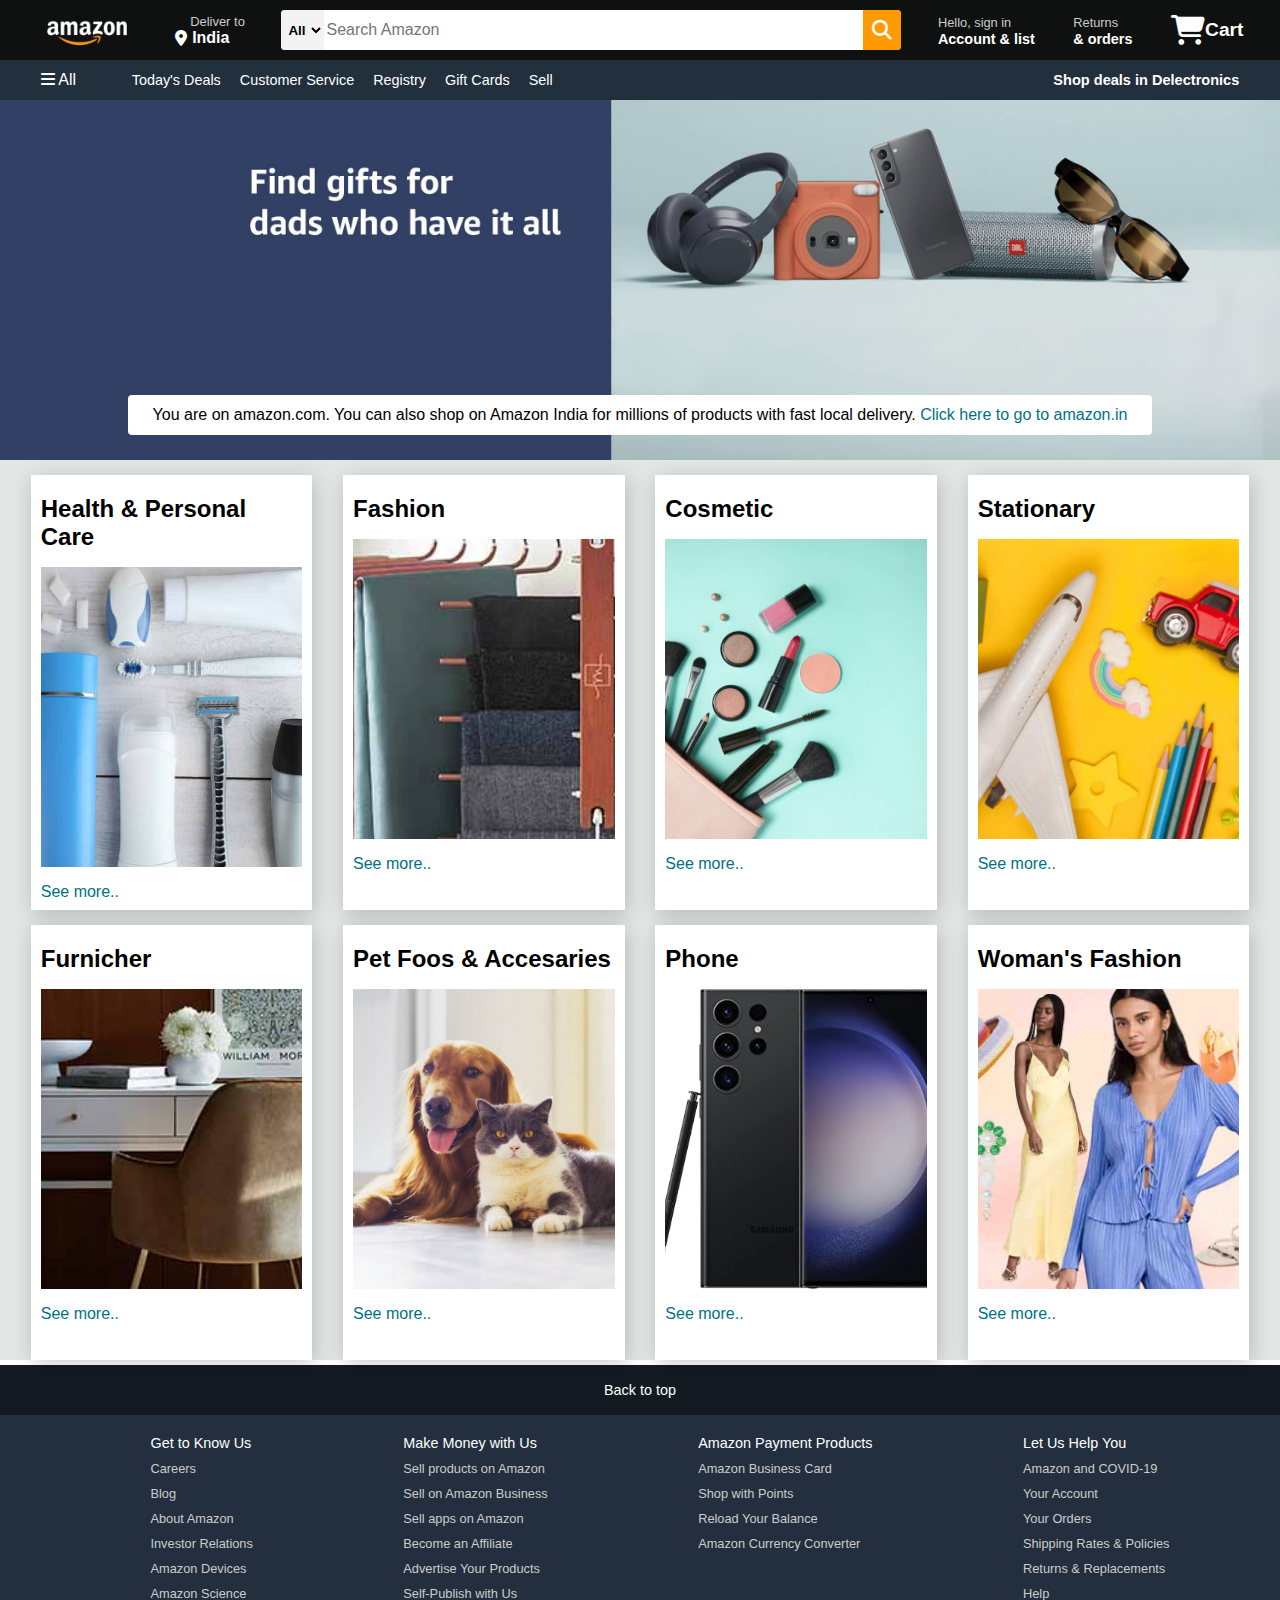
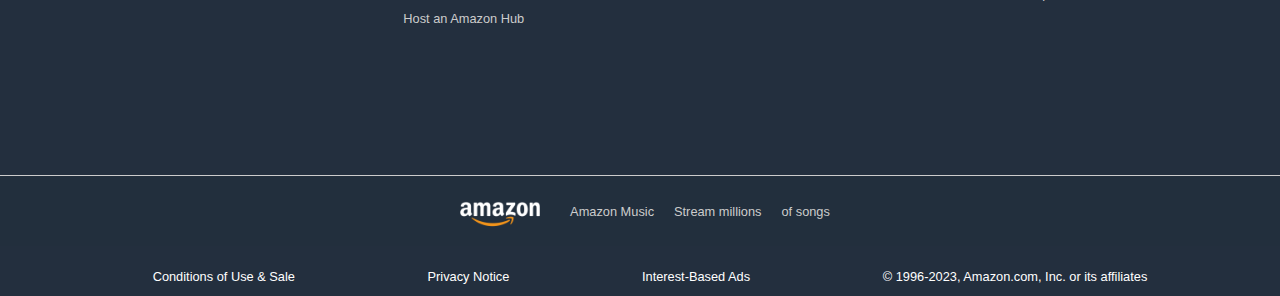
<file: Amazon Clon/Clon.html>
<!DOCTYPE html>
<html lang="en">
<head>
    <meta charset="UTF-8">
    <meta name="viewport" content="width=device-width, initial-scale=1.0">
    <title>Amazon</title>
    <link rel="stylesheet" href="styles.css">
    <link rel="stylesheet" href="https://cdnjs.cloudflare.com/ajax/libs/font-awesome/6.7.2/css/all.min.css" integrity="sha512-Evv84Mr4kqVGRNSgIGL/F/aIDqQb7xQ2vcrdIwxfjThSH8CSR7PBEakCr51Ck+w+/U6swU2Im1vVX0SVk9ABhg==" crossorigin="anonymous" referrerpolicy="no-referrer" />
</head>
<body>
    <header>
        <div class="navbar">
            <div class="nav-logo border">
                <div class="logo"></div>
            </div>
            <div class="nav-address border">
                <p class="add-first">Deliver to</p>
                <div class="add-icon">
                    <i class="fa-solid fa-location-dot"></i>
                    <p class="add-second">India</p>
                </div>
            </div>
            <div class="nav-search">
                <select class="search-select">
                    <option>All</option>
                </select>
                <input placeholder="Search Amazon" type="text" class="search-input">
                <div class="search-icon">
                    <i class="fa-solid fa-magnifying-glass"></i>
                </div>
            </div>
            <div class="nav-signin border">
                <p><span>Hello, sign in</span></p>
                <p class="nav-second">Account & list</p>
            </div>
            <div class="nav-return border">
                <p><span>Returns</span></p>
                <p class="nav-second">& orders</p>
            </div>
            <div class="nav-cart border">
                <i class="fa-solid fa-cart-shopping"></i>
                Cart
            </div>
        </div>
        <div class="panel">
            <div class="panel-all">
                <i class="fa-solid fa-bars"></i>
                All
            </div>
            <div class="panel-ops">
                <p>Today's Deals</p>
                <p>Customer Service</p>
                <p>Registry</p>
                <p>Gift Cards</p>
                <p>Sell</p>
            </div>
            <div class="panel-deals">
                Shop deals in Delectronics
            </div>
        </div>
    </header>

    <div class="hero-section">
        <div class="hero-msg">
            <p>You are on amazon.com. You can also shop on Amazon India for millions of products with fast local delivery. <a>Click here to go to amazon.in</a></p>
        </div>
    </div>

    <div class="shop-section">
        <div class="box1 box">
            <div class="box-content">
                <h2>Health & Personal Care</h2>
                <div class="box-image" style="background-image: url('box2_image.jpg');"></div>
                <p>See more..</p>
            </div>
        </div>
        <div class="box2 box">
            <div class="box-content">
                <h2>Fashion</h2>
                <div class="box-image" style="background-image: url('box1_image.jpg');"></div>
                <p>See more..</p>
            </div>
        </div>
        <div class="box3 box">
            <div class="box-content">
                <h2>Cosmetic</h2>
                <div class="box-image" style="background-image: url('box5_image.jpg');"></div>
                <p>See more..</p>
            </div>
        </div>
        <div class="box4 box">
            <div class="box-content">
                <h2>Stationary</h2>
                <div class="box-image" style="background-image: url('box7_image.jpg');"></div>
                <p>See more..</p>
            </div>
        </div>
        <div class="box5 box">
            <div class="box-content">
                <h2>Furnicher</h2>
                <div class="box-image" style="background-image: url('box3_image.jpg');"></div>
                <p>See more..</p>
            </div>
        </div>
        <div class="box6 box">
            <div class="box-content">
                <h2>Pet Foos & Accesaries</h2>
                <div class="box-image" style="background-image: url('box6_image.jpg');"></div>
                <p>See more..</p>
            </div>
        </div>
        <div class="box7 box">
            <div class="box-content">
                <h2>Phone</h2>
                <div class="box-image" style="background-image: url('box4_image.jpg');"></div>
                <p>See more..</p>
            </div>
        </div>
        <div class="box8 box">
            <div class="box-content">
                <h2>Woman's Fashion</h2>
                <div class="box-image" style="background-image: url('box8_image.jpg');"></div>
                <p>See more..</p>
            </div>
        </div>
    </div>

    <footer>
        <div class="foot-panel1">
            Back to top
        </div>
        <div class="foot-panel2">
            <ul>
                <p>Get to Know Us</p>
                <a>Careers</a>
                <a>Blog</a>
                <a>About Amazon</a>
                <a>Investor Relations</a>
                <a>Amazon Devices</a>
                <a>Amazon Science</a>
            </ul>
            <ul>
                <p>Make Money with Us</p>
                <a>Sell products on Amazon</a>
                <a>Sell on Amazon Business</a>
                <a>Sell apps on Amazon</a>
                <a>Become an Affiliate</a>
                <a>Advertise Your Products</a>
                <a>Self-Publish with Us</a>
                <a>Host an Amazon Hub</a>
            </ul>
            <ul>
                <p>Amazon Payment Products</p>
                <a>Amazon Business Card</a>
                <a>Shop with Points</a>
                <a>Reload Your Balance</a>
                <a>Amazon Currency Converter</a>
            </ul>
            <ul>
                <p>Let Us Help You</p>
                <a>Amazon and COVID-19</a>
                <a>Your Account</a>
                <a>Your Orders</a>
                <a>Shipping Rates & Policies</a>
                <a>Returns & Replacements</a>
                <a>Help</a>
            </ul>
        </div>
        <div class="foot-panel3">
            <div class="logo"></div>
            <p>Amazon Music</p>
            <p>Stream millions</p>
            <p>of songs</p>
        </div>
        <div class="foot-panel4">
            <p>Conditions of Use & Sale</p>
            <p>Privacy Notice</p>
            <p>Interest-Based Ads</p>
            <p>© 1996-2023, Amazon.com, Inc. or its affiliates</p>
        </div>
    </footer>
</body>
</html>
</file>
<file: Amazon Clon/styles.css>
* {
    margin: 0;
    font-family: Arial;
    border: border-box;
}

.navbar {
    background-color: #0f1111;
    height: 60px;
    width: 100%;
    color: white;
    display: flex;
    align-items: center;
    justify-content: space-evenly;
}

.nav-logo {
    height: 50px;
    width: 100px;
}

.logo {
    background-image: url("amazon_logo.png");
    height: 50px;
    width: 100%;
    background-size: cover;
}

.border {
    border: 2px solid transparent;
}

.border:hover {
    border: 1.35px solid #f90;
}

/* BOX - 2 */

.add-icon {
    display: flex;
    align-items: center;
    
}

.add-first {
    font-size: 0.81rem;
    color: #cccccc;
    margin-left: 15px;
}

.add-second {
    font-size: 1rem;
    color: #ffffff;
    margin-left: 5px;
    font-weight: bold;
}

/* BOX - 3 */

.nav-search {
    display: flex;
    justify-content: space-evenly;
    width: 620px;
    height: 40px;
    border-radius: 4px;
    background-color: #f3f3f3;
}

.nav-search:hover {
    border: 1.81px solid rgb(193, 119, 8);
}

.search-select {
    background-color: #f3f3f3;
    width: 50px;
    text-align: center;
    border: none;
    border-top-left-radius: 4px;
    border-bottom-left-radius: 4px;
    font-weight: bold;;
}

.search-input {
    width: 100%;
    font-size: 1rem;
    border: none;
}

.search-icon {
    background-color: #f90;
    width: 45px;
    display: flex;
    justify-content: center;
    align-items: center;
    border-top-right-radius: 4px;
    border-bottom-right-radius: 4px;
    font-size: 1.233rem;
}


/* BOX - 4 & 5 */

span {
    color: #cccccc;
    font-size: 0.8rem;
}

.nav-second {
    font-size: 0.9rem;
    color: #ffffff;
    font-weight: bold;
}

/* BOX - 6 */

.nav-cart i {
    font-size: 30px;
}


.nav-cart {
    display: flex;
    align-items: center;
    justify-content: center;
    position: relative;
    font-size: 1.2rem;
    font-weight: bold;
}

/* Panel */

.panel {
    height: 40px;
    width: 100%;
    background-color: #222f3d;
    display: flex;
    color: white;
    align-items: center;
    justify-content: space-evenly;
}

.panel-ops p {
    display: inline;
    margin-left: 15px;
}

.panel-ops {
    width: 70%;
    font-size: 0.9rem;
}

.panel-deals {
    font-size: 0.91rem;
    font-weight: bold;
}

/* Hero section */

.hero-section {
    height: 360px;
    width: 100%;
    background-size: cover;
    background-image: url("hero_image.jpg");
    display: flex;
    align-items: flex-end;
    justify-content: center;
    
}

.hero-msg {
    background-color: white;
    color: black;
    height: 40px;
    width: 80%;
    display: flex;
    align-items: center;
    justify-content: center;
    font-size: 1rem;
    border-radius: 4px;
    margin-bottom: 25px; 
}

.hero-msg a {
    color: #007185;
}

/* shop section */
.shop-section {
    display: flex;
    justify-content: space-evenly;
    flex-wrap: wrap;
    background-color: #e2e7e6;
}

.box {
    height: 400px;
    width: 22%;
    background-color: white;
    padding: 20px 0 15px;
    margin-top: 15px;
    box-shadow: 2px 4px 20px 0px rgba(0, 0, 0, 0.2);
}

.box-image {
    height: 300px;
    background-size: cover;
    background-position: center;
    margin-top: 1rem;
    margin-bottom: 1rem;

}

.box-content {
    margin-left: 10px;
    margin-right: 10px;
}

.box-content p {
    color: #007185
}

/* Footer */
.footer {
    margin-top: 15px;
}
.foot-panel1 {
    height: 50px;
    width: 100%;
    background-color: #131a22;
    color: white;
    display: flex;
    align-items: center;
    justify-content: center;
    font-size: 0.9rem;
    margin-top: 5px;
}

.foot-panel2 {
    height: 360px;
    background-color: #232f3e;
    color: white;
    display: flex;
    justify-content: space-evenly;
    font-size: 0.9rem;
}

ul {
    margin-top: 20px;
}

ul a {
    display: block;
    font-size: 0.8rem;
    margin-top: 10px;
    color: #cccccc;
}

.foot-panel3 {
    background-color: #222f3d;
    border-top: 0.5px solid #cccccc;
    color: white;
    height: 70px;  
    display: flex;
    align-items: center;
    justify-content: center;
}

.foot-panel3 p {
    font-size: 0.8rem;
    color: #cccccc;
    margin-left: 20px;
}

.logo {
    background-image: url("amazon_logo.png");
    height: 50px;
    width: 100px;
    background-size: cover;
}

.foot-panel4 {
    background-color: #232f3e;
    height: 50px;
    display: flex;
    align-items: center;
    justify-content: space-evenly;
    color: white;
    font-size: 0.9rem;
    padding: 0 20px;
}

.foot-panel4 p {
    color: white;
    font-size: 0.8rem;
    margin-left: 20px;
    margin-top: 10px;
}

/* ========== Tablet Devices (width ≤ 768px) ========== */
@media only screen and (max-width: 768px) {

    .navbar {
        flex-wrap: wrap;
        height: auto;
        padding: 10px 0;
    }

    .nav-search {
        width: 90%;
        margin-top: 10px;
    }

    .panel {
        flex-direction: column;
        height: auto;
        padding: 10px;
    }

    .panel-ops {
        width: 100%;
        text-align: center;
    }

    .shop-section {
        flex-direction: column;
        align-items: center;
    }

    .box {
        width: 80%;
    }

    .foot-panel2 {
        flex-direction: column;
        align-items: center;
        text-align: center;
        height: auto;
        padding: 20px 0;
    }

    ul {
        margin-top: 10px;
    }

    .foot-panel4 {
        flex-direction: column;
        height: auto;
        padding: 10px;
    }
}

/* ========== Mobile Devices (width ≤ 480px) ========== */
@media only screen and (max-width: 480px) {

    .nav-logo, .logo {
        width: 80px;
        height: 40px;
        background-size: contain;
    }

    .nav-search {
        flex-direction: column;
        height: auto;
        width: 95%;
        border-radius: 6px;
        overflow: hidden;
    }

    .search-select, .search-input, .search-icon {
        width: 100%;
        border-radius: 0;
    }

    .nav-cart i {
        font-size: 24px;
    }

    .hero-section {
        height: 200px;
        background-position: center;
    }

    .hero-msg {
        width: 90%;
        font-size: 0.9rem;
    }

    .box {
        width: 90%;
        margin: 10px 0;
    }

    .foot-panel3, .foot-panel4 {
        flex-direction: column;
        text-align: center;
        height: auto;
        padding: 10px 0;
    }
}
</file>
